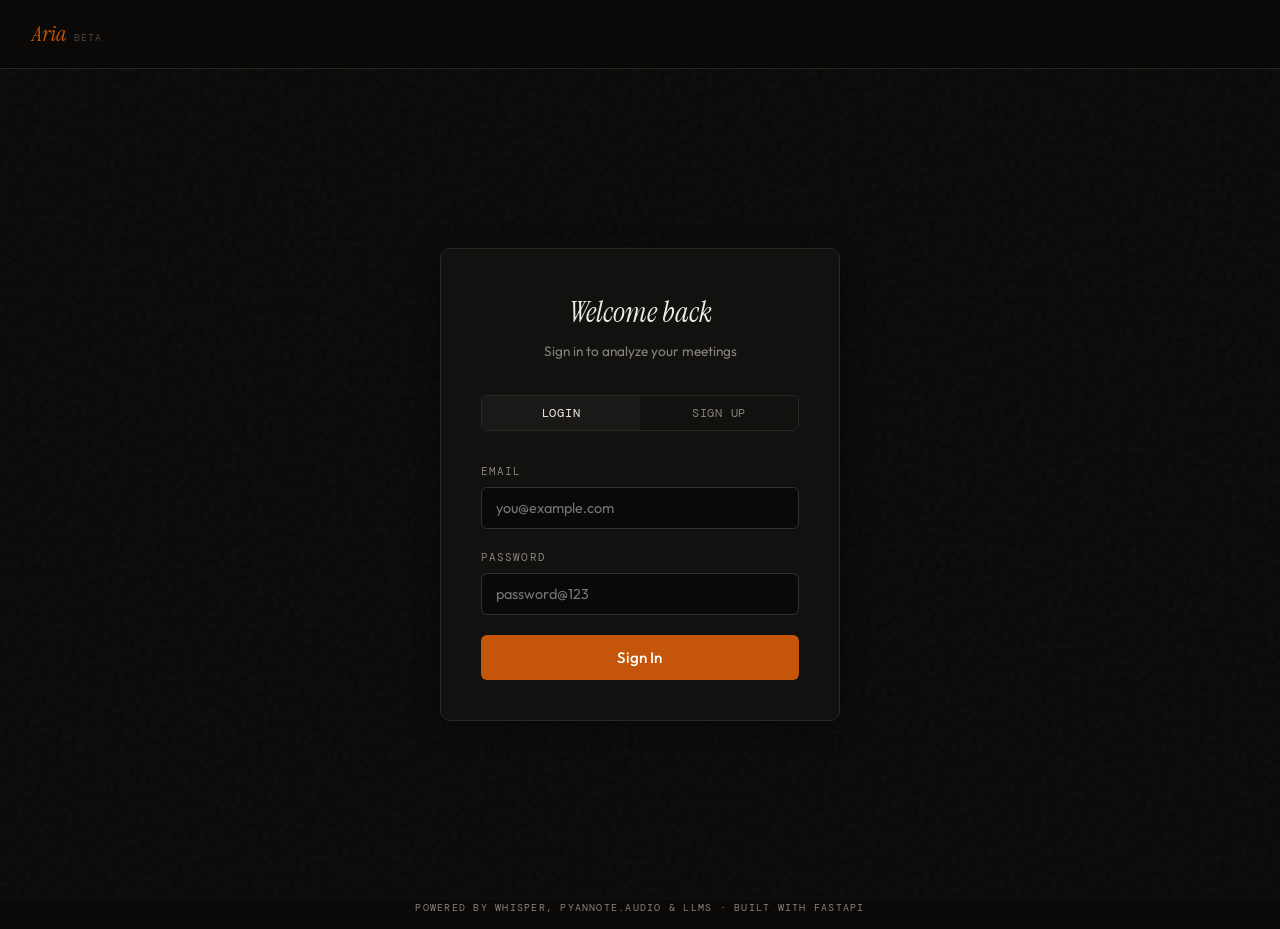
<file: static/index.html>
<!DOCTYPE html>
<html lang="en">

<head>
  <meta charset="UTF-8" />
  <meta name="viewport" content="width=device-width, initial-scale=1.0" />
  <title>Aria - Your personal meeting summarizer</title>
  <link rel="icon" type="image/png" href="/static/image.png" />
  <link
    href="https://fonts.googleapis.com/css2?family=Instrument+Serif:ital@0;1&family=DM+Mono:wght@400;500&family=Outfit:wght@300;400;500;600&display=swap"
    rel="stylesheet" />
  <link rel="stylesheet" href="/static/css/styles.css" />
  <style>
    .trial-banner {
      display: flex;
      align-items: center;
      justify-content: space-between;
      gap: 1rem;
      background: var(--surface);
      border: 1px solid var(--border);
      border-radius: 10px;
      padding: 0.75rem 1.1rem;
      margin-top: 1rem;
      font-family: var(--mono);
    }

    .trial-banner-left {
      display: flex;
      align-items: center;
      gap: 0.65rem;
    }

    .trial-label {
      font-size: 0.62rem;
      letter-spacing: 0.1em;
      text-transform: uppercase;
      color: var(--ink-faint);
    }

    .trial-pips {
      display: flex;
      gap: 5px;
    }

    .trial-pip {
      width: 9px;
      height: 9px;
      border-radius: 50%;
      background: var(--border);
    }

    .trial-pip.used {
      background: #ef4444;
    }

    .trial-pip.free {
      background: #22c55e;
    }

    .trial-counter {
      font-size: 0.70rem;
      color: var(--ink-muted);
    }

    .trial-counter strong {
      color: var(--ink);
    }

    .trial-exhausted-text {
      font-size: 0.65rem;
      color: #ef4444;
      letter-spacing: 0.04em;
    }

    .trial-subscribed-text {
      font-size: 0.65rem;
      color: #22c55e;
      letter-spacing: 0.04em;
    }
  </style>
</head>

<body>
  <div id="app">
    <header>
      <div class="logo">
        <a class="logo-name" href="http://localhost:8000/">Aria</a>
        <span class="logo-v">beta</span>
      </div>
      <div class="header-right">
        <div class="user-badge" id="userBadge">
          <span class="user-dot"></span>
          <span id="userEmail">—</span>
        </div>
        <button class="btn-ghost" id="settingsBtn" onclick="window.location.href='/settings'"
          style="display:none">Settings</button>
        <button class="btn-ghost" id="logoutBtn" onclick="logout()" style="display:none">Logout</button>
      </div>
    </header>

    <!-- ── Auth Page ── -->
    <div class="page active" id="page-auth">
      <div class="auth-box">
        <div class="auth-title">Welcome back</div>
        <div class="auth-sub">Sign in to analyze your meetings</div>
        <div class="tab-row">
          <button class="tab-btn active" id="tab-login" onclick="switchTab('login')">Login</button>
          <button class="tab-btn" id="tab-signup" onclick="switchTab('signup')">Sign Up</button>
        </div>
        <div class="field">
          <label>Email</label>
          <input type="email" id="authEmail" placeholder="you@example.com" />
        </div>
        <div class="field">
          <label>Password</label>
          <input type="password" id="authPassword" placeholder="password@123"
            onkeydown="if(event.key==='Enter')doAuth()" />
        </div>
        <button class="btn-primary" id="authBtn" onclick="doAuth()">Sign In</button>
        <div class="auth-error" id="authError"></div>
      </div>
    </div>

    <!-- ── App Page ── -->
    <div class="page" id="page-app">
      <div class="app-inner">
        <div class="upload-area">
          <div class="section-label">New Analysis</div>
          <div class="drop-zone" id="dropZone">
            <input type="file" id="fileInput" accept=".mp3,.wav,.m4a,.ogg,.flac,.mp4,.mkv,.mov,.avi,.webm,.flv" />
            <div class="drop-icon">
              <svg viewBox="0 0 24 24">
                <path d="M9 19V6l12-3v13" />
                <circle cx="6" cy="18" r="3" />
                <circle cx="18" cy="15" r="3" />
              </svg>
            </div>
            <div class="drop-title">Drop your recording here</div>
            <div class="drop-hint">MP3, MP4, WAV, MKV, MOV and more</div>
          </div>
          <div class="file-badge" id="fileBadge">
            <svg viewBox="0 0 24 24">
              <polyline points="20 6 9 17 4 12" />
            </svg>
            <span class="file-badge-name" id="badgeName">—</span>
            <span class="file-badge-size" id="badgeSize">—</span>
          </div>
          <div style="display:grid;grid-template-columns:1fr 2fr;gap:0.75rem;margin-top:1rem">
            <div class="field" style="margin:0">
              <label
                style="font-family:var(--mono);font-size:0.68rem;letter-spacing:0.1em;text-transform:uppercase;color:var(--ink-muted);display:block;margin-bottom:0.4rem;">Provider</label>
              <select id="uploadProvider" onchange="onUploadProviderChange()"
                style="width:100%;background:var(--bg);border:1px solid var(--border-light);border-radius:var(--radius);padding:0.7rem 0.9rem;font-family:var(--sans);font-size:0.88rem;color:var(--ink);outline:none;cursor:pointer;">
                <option value="groq">Groq</option>
                <option value="anthropic">Anthropic/Claude</option>
                <option value="openai">OpenAI</option>
                <option value="together">Together AI</option>
                <option value="mistral">Mistral</option>
              </select>
            </div>
            <div class="field" style="margin:0">
              <label
                style="font-family:var(--mono);font-size:0.68rem;letter-spacing:0.1em;text-transform:uppercase;color:var(--ink-muted);display:block;margin-bottom:0.4rem;">Model</label>
              <select id="modelSelect"
                style="width:100%;background:var(--bg);border:1px solid var(--border-light);border-radius:var(--radius);padding:0.7rem 0.9rem;font-family:var(--sans);font-size:0.88rem;color:var(--ink);outline:none;cursor:pointer;">
                <option value="">Select provider first</option>
              </select>
            </div>
          </div>
          <div class="upload-actions">
            <button class="btn-action" id="uploadBtn" disabled onclick="doUploadAndAnalyse()">Upload & Analyse</button>
            <button class="btn-outline" id="clearFileBtn" onclick="clearFile()" style="display:none">Clear</button>
          </div>

          <!-- Trial usage meter -->
          <div class="trial-banner" id="trialBanner" style="display:none">
            <div class="trial-banner-left">
              <span class="trial-label">Trial</span>
              <div class="trial-pips" id="trialPips"></div>
              <span class="trial-counter" id="trialCounter"></span>
            </div>
            <span class="trial-exhausted-text" id="trialExhaustedMsg" style="display:none">Limit reached — upgrade to
              continue</span>
            <span class="trial-subscribed-text" id="trialSubMsg" style="display:none">✓ Subscribed</span>
          </div>
        </div>

        <div class="jobs-area">
          <div class="jobs-header">
            <div class="jobs-title">Your Jobs</div>
            <div class="jobs-refresh" id="pollIndicator">—</div>
          </div>
          <div class="jobs-list" id="jobsList">
            <div class="empty-jobs">No jobs yet. Upload a recording to get started.</div>
          </div>
        </div>
      </div>
    </div>

    <!-- ── Results Page ── -->
    <div class="page" id="page-results">
      <div class="results-inner">
        <div class="results-nav">
          <button class="back-btn" onclick="showPage('app')">← Back</button>
          <span class="results-job-id" id="resultsJobId">—</span>
        </div>

        <!-- Processing state -->
        <div id="processingCard" class="processing-card" style="display:none">
          <div class="processing-spinner"></div>
          <div class="processing-title">Analyzing your meeting</div>
          <div class="processing-status" id="processingStatus">queued</div>
          <div class="processing-hint">This page auto-refreshes. You can safely close it and return later.</div>
        </div>

        <!-- Results -->
        <div id="resultsContent" style="display:none">

          <!-- Overview -->
          <div class="result-card fade-in">
            <div class="card-head">
              <div class="card-head-title">Overview <span class="tag tag-orange">AI Summary</span></div>
              <button class="copy-btn" onclick="copyEl('overviewText', this)">Copy</button>
            </div>
            <div class="card-body">
              <p class="overview-text" id="overviewText">—</p>
            </div>
          </div>

          <!-- Key points + decisions -->
          <div class="two-col">
            <div class="result-card fade-in" style="animation-delay:0.05s">
              <div class="card-head">
                <div class="card-head-title">Key Points <span class="tag tag-orange">Topics</span></div>
                <button class="copy-btn" onclick="copyEl('listKeyPoints', this)">Copy</button>
              </div>
              <div class="card-body">
                <ul class="item-list list-keypoints" id="listKeyPoints"></ul>
              </div>
            </div>
            <div class="result-card fade-in" style="animation-delay:0.1s">
              <div class="card-head">
                <div class="card-head-title">Decisions <span class="tag tag-blue">Resolved</span></div>
                <button class="copy-btn" onclick="copyEl('listDecisions', this)">Copy</button>
              </div>
              <div class="card-body">
                <ul class="item-list list-decisions" id="listDecisions"></ul>
              </div>
            </div>
          </div>

          <!-- Action items + next steps -->
          <div class="two-col">
            <div class="result-card fade-in" style="animation-delay:0.15s">
              <div class="card-head">
                <div class="card-head-title">Action Items <span class="tag tag-orange">Tasks</span></div>
                <button class="copy-btn" onclick="copyEl('listActions', this)">Copy</button>
              </div>
              <div class="card-body">
                <ul class="item-list list-actions" id="listActions"></ul>
              </div>
            </div>
            <div class="result-card fade-in" style="animation-delay:0.2s">
              <div class="card-head">
                <div class="card-head-title">Next Steps <span class="tag tag-green">Follow-up</span></div>
                <button class="copy-btn" onclick="copyEl('listNextSteps', this)">Copy</button>
              </div>
              <div class="card-body">
                <ul class="item-list list-nextsteps" id="listNextSteps"></ul>
              </div>
            </div>
          </div>

          <!-- Chunk summaries -->
          <div class="result-card fade-in" style="animation-delay:0.25s">
            <div class="card-head">
              <div class="card-head-title">Segment Summaries <span class="tag tag-blue">Hierarchical</span></div>
              <button class="copy-btn" onclick="copyEl('chunkList', this)">Copy All</button>
            </div>
            <div class="card-body">
              <div class="chunk-list" id="chunkList"></div>
            </div>
          </div>

          <!-- Transcript -->
          <div class="result-card fade-in" style="animation-delay:0.3s">
            <div class="card-head">
              <div class="card-head-title">Full Transcript <span class="tag tag-green">Speaker-Aware</span></div>
              <button class="copy-btn" onclick="copyEl('transcriptBox', this)">Copy Whole</button>
            </div>
            <div class="card-body">
              <div class="transcript-box" id="transcriptBox"></div>
              <button class="expand-toggle" id="expandToggle" onclick="toggleTranscript()">Show full transcript
                ↓</button>
            </div>
          </div>

        </div><!-- /resultsContent -->
      </div>
    </div>


  </div><!-- /app -->

  <div class="toast" id="toast"></div>

  <!-- JS loaded in dependency order -->
  <script src="/static/js/utils.js"></script>
  <script src="/static/js/dashboard.js"></script>
  <script src="/static/js/auth.js"></script>
  <script src="/static/js/upload.js"></script>
  <script src="/static/js/jobs.js"></script>
  <script src="/static/js/results.js"></script>

  <script>
    // ── Init ─────────────────────────────────────────────────────────────────
    window.addEventListener('DOMContentLoaded', () => {
      if (token) {
        _scheduleAutoLogout();  // Check expiry on page load/refresh
        enterApp();
      }
    });
  </script>
</body>
<footer>
  <div class="footer"> Powered by Whisper, pyannote.audio &amp; LLMs · Built with FastAPI </div>
</footer>

</html>
</file>
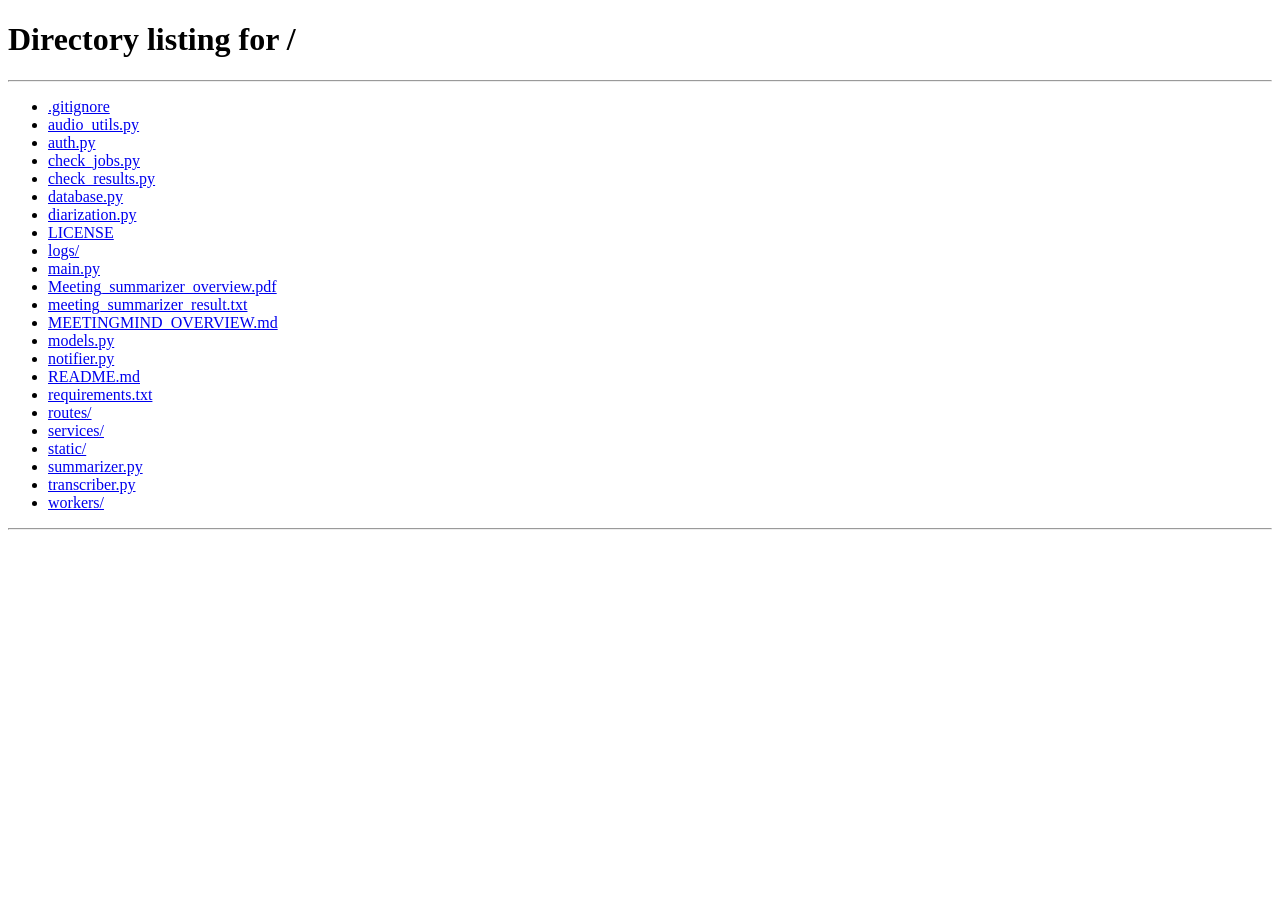
<file: static/job.html>
<!DOCTYPE html>
<html lang="en">

<head>
    <meta charset="UTF-8" />
    <meta name="viewport" content="width=device-width, initial-scale=1.0" />
    <title>Aria — Job Results</title>
    <link rel="icon" type="image/png" href="/static/image.png" />
    <link
        href="https://fonts.googleapis.com/css2?family=Instrument+Serif:ital@0;1&family=DM+Mono:wght@400;500&family=Outfit:wght@300;400;500;600&display=swap"
        rel="stylesheet" />
    <link rel="stylesheet" href="/static/css/styles.css?v=2" />
    <style>
        .aria-section {
            background: var(--surface);
            border: 1px solid var(--border);
            border-radius: 10px;
            margin-bottom: 1rem;
            overflow: hidden;
            color: var(--ink);
        }

        .aria-section-head {
            display: flex;
            align-items: center;
            justify-content: space-between;
            padding: 0.75rem 1.25rem;
            border-bottom: 1px solid var(--border);
            cursor: pointer;
            user-select: none;
            color: var(--ink);
        }

        .aria-section-head:hover {
            background: var(--surface-2);
            color: var(--ink);
        }

        .aria-section-title {
            font-family: var(--mono);
            font-size: 0.72rem;
            letter-spacing: 0.1em;
            text-transform: uppercase;
            color: var(--ink);
            display: flex;
            align-items: center;
            gap: 0.5rem;
        }

        .aria-section-body {
            padding: 1.25rem 1.5rem;
            white-space: pre-wrap;
            font-size: 0.85rem;
            line-height: 1.75;
            color: var(--ink-muted);
            font-family: var(--sans);
            display: none;
        }

        .aria-section-body.open {
            display: block;
            color: var(--ink);
        }

        .aria-chevron {
            font-family: var(--mono);
            font-size: 0.65rem;
            color: var(--ink-faint);
            transition: transform 0.15s;
        }

        .aria-chevron.open {
            transform: rotate(180deg);
        }

        .trial-banner {
            display: flex;
            align-items: center;
            justify-content: space-between;
            gap: 1rem;
            background: var(--surface);
            border: 1px solid var(--border);
            border-radius: 10px;
            padding: 0.85rem 1.25rem;
            margin-bottom: 1.25rem;
            font-family: var(--mono);
        }

        .trial-banner-left {
            display: flex;
            align-items: center;
            gap: 0.75rem;
        }

        .trial-label {
            font-size: 0.65rem;
            letter-spacing: 0.1em;
            text-transform: uppercase;
            color: var(--ink-faint);
        }

        .trial-pips {
            display: flex;
            gap: 5px;
        }

        .trial-pip {
            width: 10px;
            height: 10px;
            border-radius: 50%;
            background: var(--border);
        }

        .trial-pip.used {
            background: #ef4444;
        }

        .trial-pip.current {
            background: #f97316;
        }

        .trial-pip.free {
            background: #22c55e;
        }

        .trial-counter {
            font-size: 0.72rem;
            color: var(--ink-muted);
        }

        .trial-counter strong {
            color: var(--ink);
        }

        .trial-exhausted-text {
            font-size: 0.68rem;
            color: #ef4444;
            letter-spacing: 0.05em;
        }

        .trial-subscribed-text {
            font-size: 0.68rem;
            color: #22c55e;
            letter-spacing: 0.05em;
        }

        .aria-header-card {
            background: var(--surface);
            border: 1px solid var(--border);
            border-radius: 10px;
            padding: 1.5rem;
            margin-bottom: 1.5rem;
            display: flex;
            align-items: flex-start;
            justify-content: space-between;
            gap: 1rem;
        }

        .aria-title {
            font-family: var(--serif);
            font-size: 1.5rem;
            font-style: italic;
            margin-bottom: 0.5rem;
        }

        .aria-subtitle {
            font-family: var(--mono);
            font-size: 0.72rem;
            color: var(--ink-faint);
            letter-spacing: 0.06em;
        }

        .pdf-btn {
            background: none;
            border: 1px solid var(--border-light);
            color: var(--ink-muted);
            font-family: var(--mono);
            font-size: 0.62rem;
            letter-spacing: 0.06em;
            text-transform: uppercase;
            padding: 0.35rem 0.85rem;
            border-radius: 20px;
            cursor: pointer;
            transition: all 0.15s;
            white-space: nowrap;
            flex-shrink: 0;
        }

        .pdf-btn:hover {
            border-color: var(--ink-muted);
            color: var(--ink);
        }

        /* ── Print styles ── */
        @media print {
            @page {
                margin: 1.5cm 1.8cm;
            }

            header,
            #resultsNav,
            .trial-banner,
            .copy-btn,
            .pdf-btn,
            .aria-chevron,
            #expandToggle,
            .expand-toggle,
            .back-btn {
                display: none !important;
            }

            body {
                background: #fff !important;
                color: #111 !important;
            }

            .aria-header-card,
            .result-card,
            .aria-section {
                background: #fff !important;
                border-color: #ddd !important;
            }

            .aria-section-head {
                background: #f7f7f7 !important;
            }

            .aria-section-body {
                display: block !important;
                color: #222 !important;
                white-space: pre-wrap;
            }

            .aria-section-body[style*="white-space:normal"] {
                white-space: normal !important;
            }

            .aria-section,
            .result-card {
                break-inside: auto;
            }

            .aria-title {
                color: #111 !important;
            }

            .aria-subtitle,
            .aria-section-title,
            .card-head-title {
                color: #444 !important;
            }

            .two-col {
                display: block !important;
            }

            .transcript-box {
                max-height: none !important;
                overflow: visible !important;
            }

            .overview-text {
                color: #111 !important;
            }

            .chunk-num {
                color: #111 !important;
            }

            .chunk-text {
                color: #222 !important;
            }

            /* Key Topics cards — override inline dark-theme styles */
            .aria-section-body[style*="white-space:normal"] > div {
                border-color: #ddd !important;
            }

            /* Topic header row */
            .aria-section-body[style*="white-space:normal"] > div > div:first-child {
                background: #222 !important;
                border-bottom-color: #444 !important;
            }

            /* Topic name, status badge, speaker label — all white on dark header */
            .aria-section-body[style*="white-space:normal"] > div > div:first-child > span {
                color: #fff !important;
            }

            /* Description paragraph */
            .aria-section-body[style*="white-space:normal"] > div > div:last-child {
                color: #111 !important;
            }

            #segmentBriefsCard .card-body {
                padding-top: 0.25rem !important;
            }

            #segmentBriefsCard .card-head {
                padding-bottom: 0.4rem !important;
            }

            .chunk-list {
                gap: 0.5rem !important;
            }

            .chunk-item {
                break-inside: auto;
                border-left-color: #bbb !important;
                padding-top: 0.4rem !important;
                padding-bottom: 0.4rem !important;
            }
        }
    </style>
</head>

<body>
    <header>
        <div class="logo">
            <a class="logo-name" href="/">Aria</a>
            <span class="logo-v">beta</span>
        </div>
        <div class="header-right">
            <div class="user-badge" id="userBadge">
                <span class="user-dot"></span>
                <span id="userEmail">—</span>
            </div>
            <button class="btn-ghost" onclick="window.location.href='/'">← Dashboard</button>
        </div>
    </header>

    <div style="max-width:860px;margin:0 auto;padding:2rem 1.5rem 6rem">
        <div style="display:flex;align-items:center;gap:1rem;margin-bottom:1.5rem;position:sticky;top:0;background:rgba(10,9,8,0.85);backdrop-filter:blur(12px);padding:0.75rem 0;z-index:50;border-bottom:1px solid transparent"
            id="resultsNav">
            <button class="back-btn" onclick="window.location.href='/'">← Back</button>
            <span class="results-job-id" id="resultsJobId">—</span>
        </div>

        <!-- Trial usage banner (shown regardless of job state) -->
        <div class="trial-banner" id="trialBanner" style="display:none">
            <div class="trial-banner-left">
                <span class="trial-label">Trial</span>
                <div class="trial-pips" id="trialPips"></div>
                <span class="trial-counter" id="trialCounter"></span>
            </div>
            <span class="trial-exhausted-text" id="trialExhaustedMsg" style="display:none">Trial limit reached — <a
                    href="/settings" style="color:#ef4444;text-decoration:underline">upgrade</a></span>
            <span class="trial-subscribed-text" id="trialSubMsg" style="display:none">✓ Subscribed — unlimited
                uploads</span>
        </div>

        <!-- Processing -->
        <div id="processingCard" class="processing-card" style="display:none">
            <div class="processing-spinner"></div>
            <div class="processing-title">ARIA is analyzing your meeting</div>
            <div class="processing-status" id="processingStatus">queued</div>
            <div class="processing-hint">This page auto-refreshes every 5 seconds.</div>
        </div>

        <!-- Error -->
        <div id="errorCard"
            style="display:none;background:rgba(239,68,68,0.08);border:1px solid rgba(239,68,68,0.3);border-radius:8px;padding:1.5rem;margin-bottom:1.5rem">
            <div style="font-family:var(--serif);font-size:1.1rem;color:#ef4444;margin-bottom:0.5rem">Processing Failed
            </div>
            <div id="errorMsg" style="font-family:var(--mono);font-size:0.82rem;color:#f87171"></div>
        </div>

        <!-- Results -->
        <div id="resultsContent" style="display:none">

            <!-- ARIA Header -->
            <div class="aria-header-card fade-in">
                <div>
                    <div class="aria-title">ARIA Intelligence Brief</div>
                    <div class="aria-subtitle" id="ariaSessionId">—</div>
                </div>
                <button class="pdf-btn" onclick="downloadPDF()">⬇ Download PDF</button>
            </div>

            <!-- Overall Summary (overview text, not S1 executive summary) -->
            <div class="result-card fade-in">
                <div class="card-head">
                    <div class="card-head-title">Overall Summary <span class="tag tag-green">ARIA Overview</span></div>
                    <button class="copy-btn" onclick="copyEl('overallSummary',this)">Copy</button>
                </div>
                <div class="card-body">
                    <p class="overview-text" id="overallSummary">—</p>
                </div>
            </div>

            <!-- Quick cards row: decisions + action items -->
            <div class="two-col">
                <div class="result-card fade-in" style="animation-delay:0.05s">
                    <div class="card-head">
                        <div class="card-head-title">Decisions <span class="tag tag-blue">S5</span></div><button
                            class="copy-btn" onclick="copyEl('listDecisions',this)">Copy</button>
                    </div>
                    <div class="card-body">
                        <ul class="item-list list-decisions" id="listDecisions"></ul>
                    </div>
                </div>
                <div class="result-card fade-in" style="animation-delay:0.1s">
                    <div class="card-head">
                        <div class="card-head-title">Action Items <span class="tag tag-orange">S6</span></div><button
                            class="copy-btn" onclick="copyEl('listActions',this)">Copy</button>
                    </div>
                    <div class="card-body">
                        <ul class="item-list list-actions" id="listActions"></ul>
                    </div>
                </div>
            </div>

            <!-- ARIA Sections accordion -->
            <div style="margin-bottom:1.25rem">
                <div
                    style="font-family:var(--mono);font-size:0.65rem;letter-spacing:0.12em;text-transform:uppercase;color:var(--ink-faint);margin-bottom:0.75rem">
                    Full ARIA Report — click to expand</div>
                <div id="ariaSections"></div>
            </div>

            <!-- Segment Briefs accordion -->
            <div class="result-card fade-in" id="segmentBriefsCard" style="animation-delay:0.3s">
                <div class="card-head">
                    <div class="card-head-title">Segment Briefs <span class="tag tag-blue">ARIA Mode A</span></div>
                    <button class="copy-btn" onclick="copyEl('chunkBriefsWrap',this)">Copy All</button>
                </div>
                <div class="card-body">
                    <div id="chunkBriefsWrap">
                        <div class="chunk-list" id="chunkList"></div>
                    </div>
                </div>
            </div>

            <!-- Full Transcript -->
            <div class="result-card fade-in" style="animation-delay:0.35s">
                <div class="card-head">
                    <div class="card-head-title">Full Transcript <span class="tag tag-green">Speaker-Aware</span></div>
                    <button class="copy-btn" onclick="copyEl('transcriptBox',this)">Copy</button>
                </div>
                <div class="card-body">
                    <div class="transcript-box" id="transcriptBox"></div>
                    <button class="expand-toggle" id="expandToggle" onclick="toggleTranscript()">Show full transcript
                        ↓</button>
                </div>
            </div>

        </div><!-- /resultsContent -->
    </div>

    <div class="toast" id="toast"></div>

    <script>
        const token = localStorage.getItem('mm_token');
        const userEmail = localStorage.getItem('mm_email');
        const jobId = window.location.pathname.split('/').pop();
        let pollTimer = null;
        let transcriptExpanded = false;

        if (!token) { window.location.href = '/'; }
        if (userEmail) {
            document.getElementById('userBadge').classList.add('visible');
            document.getElementById('userEmail').textContent = userEmail;
        }

        // ── Helpers ──
        function esc(s) {
            return String(s).replace(/&/g, '&amp;').replace(/</g, '&lt;').replace(/>/g, '&gt;').replace(/"/g, '&quot;');
        }
        function copyEl(id, btn) {
            navigator.clipboard.writeText(document.getElementById(id)?.textContent || '').then(() => {
                btn.textContent = 'Copied!'; btn.classList.add('copied');
                setTimeout(() => { btn.textContent = 'Copy'; btn.classList.remove('copied'); }, 2000);
            });
        }
        function showToast(msg) {
            const t = document.getElementById('toast');
            t.textContent = msg; t.classList.add('show');
            setTimeout(() => t.classList.remove('show'), 3000);
        }
        async function apiFetch(path, method = 'GET') {
            const _token = token || localStorage.getItem('mm_token');
            return fetch(path, {
                method, headers: {
                    'Content-Type': 'application/json',
                    ...(_token ? { 'Authorization': `Bearer ${_token}` } : {})
                }
            });
        }

        // ── ARIA section accordion ──
        const SECTION_LABELS = {
            session_identity: 'S0 — Session Identity',
            executive_summary: 'S1 — Executive Summary',
            keyword_map: 'S2 — Keyword Cloud & Topic Map',
            key_topics: 'S3 — Key Topics',
            key_learnings: 'S4 — Key Learnings & Insights',
            decisions: 'S5 — Decisions Made',
            action_items: 'S6 — Action Items',
            minutes_of_meeting: 'S7 — Minutes of Meeting',
            flags_risks: 'S8 — Flags, Risks & Unresolved Threads',
            sentiment: 'S9 — Sentiment & Engagement',
            glossary: 'S10 — Glossary',
            analyst_note: 'S11 — ARIA Analyst Note',
        };

        const SECTION_TAGS = {
            session_identity: 'tag-blue',
            executive_summary: 'tag-orange',
            keyword_map: 'tag-blue',
            key_topics: 'tag-orange',
            key_learnings: 'tag-green',
            decisions: 'tag-blue',
            action_items: 'tag-orange',
            minutes_of_meeting: 'tag-green',
            flags_risks: 'tag-orange',
            sentiment: 'tag-green',
            glossary: 'tag-blue',
            analyst_note: 'tag-orange',
        };

        // ── Key Topics parser & renderer ──
        function parseKeyTopics(text) {
            const topics = [];
            const blocks = text.split(/┌[─\s]+/);
            for (const block of blocks) {
                if (!block.includes('TOPIC')) continue;
                const topic = { name: '', status: '', discussedBy: '', description: '' };
                const descLines = [];
                let inDesc = false;
                for (const line of block.split('\n')) {
                    const clean = line.replace(/[┌┐└┘├┤─]/g, '').replace(/^\s*│\s?/, '').trimEnd();
                    if (/^TOPIC\s*:/i.test(clean)) {
                        topic.name = clean.replace(/^TOPIC\s*:\s*/i, '').trim();
                        inDesc = false;
                    } else if (/^Status\s*:/i.test(clean)) {
                        topic.status = clean.replace(/^Status\s*:\s*/i, '').trim();
                        inDesc = false;
                    } else if (/^Discussed\s+by\s*:/i.test(clean)) {
                        topic.discussedBy = clean.replace(/^Discussed\s+by\s*:\s*/i, '').trim();
                        inDesc = false;
                    } else if (line.includes('├') || line.includes('┼')) {
                        inDesc = true;
                    } else if (inDesc && clean.trim()) {
                        descLines.push(clean.trim());
                    }
                }
                topic.description = descLines.join(' ').trim();
                if (topic.name) topics.push(topic);
            }
            return topics;
        }

        function renderKeyTopics(text) {
            const topics = parseKeyTopics(text);
            if (!topics.length)
                return `<div style="white-space:pre-wrap;font-size:0.83rem;line-height:1.75">${esc(text)}</div>`;

            const STATUS_STYLE = {
                'RESOLVED': 'background:rgba(34,197,94,0.12);border:1px solid rgba(34,197,94,0.3);color:#22c55e',
                'ONGOING': 'background:rgba(59,130,246,0.12);border:1px solid rgba(59,130,246,0.3);color:#60a5fa',
                'DEFERRED': 'background:rgba(249,115,22,0.12);border:1px solid rgba(249,115,22,0.3);color:#f97316',
                'FLAGGED': 'background:rgba(239,68,68,0.12);border:1px solid rgba(239,68,68,0.3);color:#ef4444',
            };

            return topics.map(t => {
                const statusKey = t.status.toUpperCase().split(/[\s\/]/)[0];
                const statusStyle = STATUS_STYLE[statusKey] || 'background:rgba(255,255,255,0.06);border:1px solid var(--border);color:var(--ink-muted)';
                return `
                <div style="border:1px solid var(--border);border-radius:8px;margin-bottom:0.85rem;overflow:hidden">
                    <div style="padding:0.75rem 1rem;border-bottom:1px solid var(--border);background:var(--surface-2);display:flex;align-items:center;gap:0.75rem;flex-wrap:wrap">
                        <span style="font-family:var(--sans);font-weight:500;font-size:0.88rem;flex:1;min-width:0">${esc(t.name)}</span>
                        ${t.status ? `<span style="font-family:var(--mono);font-size:0.67rem;padding:0.2rem 0.55rem;border-radius:4px;white-space:nowrap;${statusStyle}">${esc(t.status)}</span>` : ''}
                        ${t.discussedBy ? `<span style="font-family:var(--mono);font-size:0.67rem;color:var(--ink-faint);white-space:nowrap">👤 ${esc(t.discussedBy)}</span>` : ''}
                    </div>
                    ${t.description ? `<div style="padding:0.85rem 1rem;font-size:0.83rem;line-height:1.75;color:var(--ink-muted)">${esc(t.description)}</div>` : ''}
                </div>`;
            }).join('');
        }

        function buildAriaSections(sections) {
            const container = document.getElementById('ariaSections');
            container.innerHTML = '';
            for (const [key, label] of Object.entries(SECTION_LABELS)) {
                const text = (sections[key] || '').trim();
                if (!text) continue;
                const tagClass = SECTION_TAGS[key] || 'tag-blue';
                const isTopics = key === 'key_topics';
                const div = document.createElement('div');
                div.className = 'aria-section';
                div.innerHTML = `
          <div class="aria-section-head" onclick="toggleSection(this)">
            <div class="aria-section-title">
              <span class="tag ${tagClass}">${label.split('—')[0].trim()}</span>
              ${esc(label.split('—')[1]?.trim() || label)}
            </div>
            <span class="aria-chevron">▼</span>
          </div>
          <div class="aria-section-body"${isTopics ? ' style="white-space:normal"' : ''}>${isTopics ? renderKeyTopics(text) : esc(text)}</div>`;
                container.appendChild(div);
            }
        }

        function toggleSection(head) {
            const body = head.nextElementSibling;
            const chevron = head.querySelector('.aria-chevron');
            const isOpen = body.classList.contains('open');
            body.classList.toggle('open', !isOpen);
            chevron.classList.toggle('open', !isOpen);
        }

        // ── Poll status ──
        async function pollStatus() {
            try {
                const res = await apiFetch(`/job-stream/${jobId}?token=${encodeURIComponent(token)}`);
                if (!res.ok) return;
                const data = await res.json();
                document.getElementById('processingStatus').textContent = data.status;
                if (data.status === 'done') { clearInterval(pollTimer); fetchAndRender(); }
                else if (data.status === 'error') {
                    clearInterval(pollTimer);
                    document.getElementById('processingCard').style.display = 'none';
                    document.getElementById('errorCard').style.display = 'block';
                    document.getElementById('errorMsg').textContent = data.error || 'Processing failed';
                }
            } catch (e) { /* silent */ }
        }

        // ── Render results ──
        async function fetchAndRender() {
            const res = await apiFetch(`/get_summary?job_id=${jobId}`);
            if (!res.ok) { showToast('Failed to load summary'); return; }
            const data = await res.json();

            // Nav filename
            const filename = data.original_filename || ('Job ' + jobId.slice(0, 8) + '…');
            const navEl = document.getElementById('resultsJobId');
            navEl.textContent = filename.length > 13 ? filename.slice(0, 13) + '...' : filename;
            navEl.setAttribute('data-fullname', filename);
            navEl.title = filename;
            document.title = `Aria — ${filename}`;
            document.getElementById('ariaSessionId').textContent = `Job ID: ${jobId}`;

            document.getElementById('processingCard').style.display = 'none';
            document.getElementById('resultsContent').style.display = 'block';

            const s = data.summary || {};
            const sections = data.sections || s.sections || {};

            // Overall summary — use S0 overall_summary field (distinct from S1 executive_summary)
            const overallText = data.overall_summary || s.overall_summary || '—';
            document.getElementById('overallSummary').textContent = overallText;

            // Quick list cards
            renderList('listDecisions', s.decisions || data.decisions || []);
            renderList('listActions', s.action_items || data.action_items || []);

            // Build ARIA sections accordion
            buildAriaSections(sections);

            // Auto-open analyst note and session identity
            document.querySelectorAll('.aria-section').forEach(sec => {
                const label = sec.querySelector('.aria-section-title')?.textContent || '';
                if (label.includes('S11') || label.includes('S0')) {
                    const body = sec.querySelector('.aria-section-body');
                    const chev = sec.querySelector('.aria-chevron');
                    if (body) body.classList.add('open');
                    if (chev) chev.classList.add('open');
                }
            });

            // Chunk briefs
            const chunkBriefs = data.chunk_briefs || [];
            document.getElementById('chunkList').innerHTML = chunkBriefs.length
                ? chunkBriefs.map((c, i) => `
            <div class="chunk-item">
              <div class="chunk-num">Segment ${i + 1} — ARIA Mode A Brief</div>
              <div class="chunk-text" style="white-space:pre-wrap;font-size:0.8rem">${esc(c)}</div>
            </div>`).join('')
                : '<p class="empty-list">No segment briefs available.</p>';

            // Transcript
            document.getElementById('transcriptBox').textContent = data.transcript || 'No transcript available.';
            document.getElementById('transcriptBox').style.maxHeight = '380px';
        }

        function renderList(id, items) {
            document.getElementById(id).innerHTML = (items && items.length)
                ? items.map(i => `<li>${esc(i)}</li>`).join('')
                : '<li class="empty-list" style="background:none;padding-left:0">None noted</li>';
        }

        function toggleTranscript() {
            transcriptExpanded = !transcriptExpanded;
            document.getElementById('transcriptBox').style.maxHeight = transcriptExpanded ? 'none' : '380px';
            document.getElementById('expandToggle').textContent = transcriptExpanded ? 'Collapse ↑' : 'Show full transcript ↓';
        }

        // ── Trial banner ──
        async function fetchAndRenderTrialBanner() {
            try {
                const res = await apiFetch('/user/trial-status');
                if (!res.ok) return;
                const t = await res.json();

                const banner = document.getElementById('trialBanner');
                const pipsEl = document.getElementById('trialPips');
                const counterEl = document.getElementById('trialCounter');
                const exhaustedEl = document.getElementById('trialExhaustedMsg');
                const subEl = document.getElementById('trialSubMsg');

                banner.style.display = 'flex';

                if (t.is_subscribed) {
                    pipsEl.innerHTML = '';
                    counterEl.textContent = '';
                    subEl.style.display = 'inline';
                    return;
                }

                const limit = t.uploads_limit || 3;
                const used = t.uploads_used || 0;
                const remaining = t.uploads_remaining ?? Math.max(0, limit - used);

                // Build pips: used=red, remaining=green
                pipsEl.innerHTML = Array.from({ length: limit }, (_, i) => {
                    const cls = i < used ? 'used' : 'free';
                    return `<div class="trial-pip ${cls}" title="${i < used ? 'Used' : 'Available'}"></div>`;
                }).join('');

                counterEl.innerHTML = `<strong>${remaining}</strong> of ${limit} free files left`;

                if (t.trial_exhausted) {
                    exhaustedEl.style.display = 'inline';
                }
            } catch (e) { /* silent */ }
        }

        // ── PDF download ──
        function downloadPDF() {
            // Expand all accordion sections
            const sectionStates = [];
            document.querySelectorAll('.aria-section').forEach(sec => {
                const body = sec.querySelector('.aria-section-body');
                const chev = sec.querySelector('.aria-chevron');
                sectionStates.push(body.classList.contains('open'));
                body.classList.add('open');
                chev && chev.classList.add('open');
            });

            // Expand transcript
            const transcriptBox = document.getElementById('transcriptBox');
            const prevMaxHeight = transcriptBox.style.maxHeight;
            transcriptBox.style.maxHeight = 'none';

            window.print();

            // Restore state after print dialog closes
            window.addEventListener('afterprint', function restore() {
                document.querySelectorAll('.aria-section').forEach((sec, i) => {
                    const body = sec.querySelector('.aria-section-body');
                    const chev = sec.querySelector('.aria-chevron');
                    body.classList.toggle('open', sectionStates[i]);
                    chev && chev.classList.toggle('open', sectionStates[i]);
                });
                transcriptBox.style.maxHeight = prevMaxHeight;
                window.removeEventListener('afterprint', restore);
            });
        }

        // ── Init ──
        async function init() {
            fetchAndRenderTrialBanner(); // show trial status immediately, regardless of job state
            const res = await apiFetch(`/get_status/${jobId}`);
            if (!res.ok) { showToast('Job not found or access denied'); return; }
            const { status, error } = await res.json();
            if (status === 'done') {
                fetchAndRender();
            } else if (status === 'error') {
                document.getElementById('errorCard').style.display = 'block';
                document.getElementById('errorMsg').textContent = error || 'Processing failed';
            } else {
                document.getElementById('processingCard').style.display = 'block';
                document.getElementById('processingStatus').textContent = status;
                pollTimer = setInterval(pollStatus, 5000);
            }
        }

        init();
    </script>
</body>

</html>
</file>
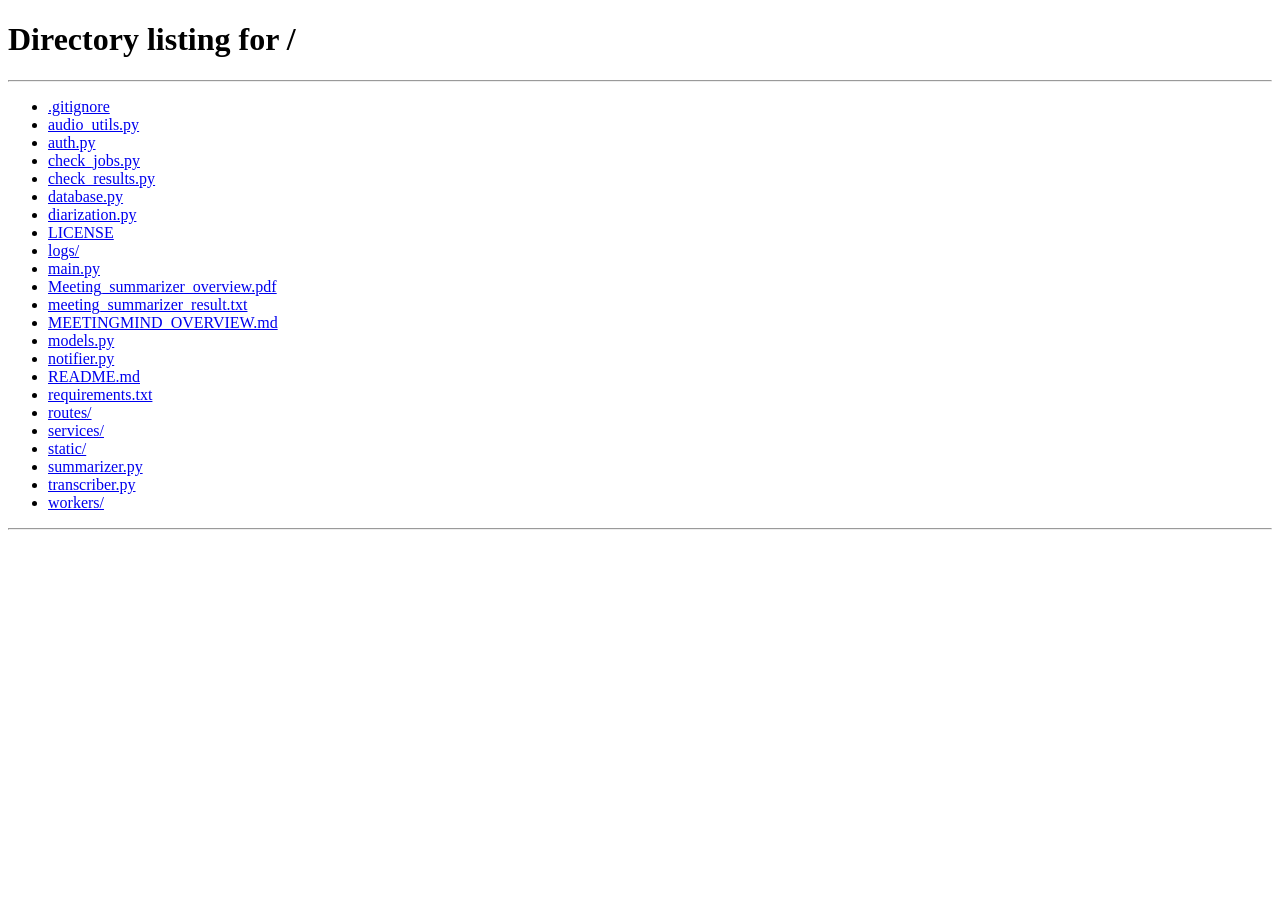
<file: static/settings.html>
<!DOCTYPE html>
<html lang="en">

<head>
    <meta charset="UTF-8" />
    <meta name="viewport" content="width=device-width, initial-scale=1.0" />
    <title>Summeet — Settings</title>
    <link rel="icon" type="image/png" href="/static/image.png" />
    <link
        href="https://fonts.googleapis.com/css2?family=Instrument+Serif:ital@0;1&family=DM+Mono:wght@400;500&family=Outfit:wght@300;400;500;600&display=swap"
        rel="stylesheet" />
    <link rel="stylesheet" href="/static/css/styles.css" />
</head>

<body>
    <header>
        <div class="logo">
            <a class="logo-name" href="/">Aria</a>
            <span class="logo-v">beta</span>
        </div>
        <div class="header-right">
            <div class="user-badge" id="userBadge">
                <span class="user-dot"></span>
                <span id="userEmail">—</span>
            </div>
            <button class="btn-ghost" onclick="window.location.href='/'">← Dashboard</button>
        </div>
    </header>

    <div style="max-width:520px;margin:0 auto;padding:2.5rem 1.5rem 6rem">
        <div class="upload-area">
            <div class="section-label">Settings</div>

            <h3 class="settings-section-title">API Keys</h3>
            <p class="settings-hint">Add keys for any providers you want to use. Models are fetched live and cached for
                7 days. Leave blank to use server environment keys.</p>

            <div class="field">
                <label>Groq API Key</label>
                <div class="key-field-wrap">
                    <input type="password" id="settingsGroqKey" placeholder="gsk_..." autocomplete="off" />
                    <button class="key-toggle" onclick="toggleKeyVisibility('settingsGroqKey', this)">Show</button>
                </div>
            </div>
            <div class="field">
                <label>Anthropic / Claude API Key</label>
                <div class="key-field-wrap">
                    <input type="password" id="settingsAnthropicKey" placeholder="sk-ant-..." autocomplete="off" />
                    <button class="key-toggle" onclick="toggleKeyVisibility('settingsAnthropicKey', this)">Show</button>
                </div>
            </div>
            <div class="field">
                <label>OpenAI API Key</label>
                <div class="key-field-wrap">
                    <input type="password" id="settingsOpenAIKey" placeholder="sk-..." autocomplete="off" />
                    <button class="key-toggle" onclick="toggleKeyVisibility('settingsOpenAIKey', this)">Show</button>
                </div>
            </div>
            <div class="field">
                <label>Together AI API Key</label>
                <div class="key-field-wrap">
                    <input type="password" id="settingsTogetherKey" placeholder="..." autocomplete="off" />
                    <button class="key-toggle" onclick="toggleKeyVisibility('settingsTogetherKey', this)">Show</button>
                </div>
            </div>
            <div class="field">
                <label>Mistral API Key</label>
                <div class="key-field-wrap">
                    <input type="password" id="settingsMistralKey" placeholder="..." autocomplete="off" />
                    <button class="key-toggle" onclick="toggleKeyVisibility('settingsMistralKey', this)">Show</button>
                </div>
            </div>

            <div class="upload-actions" style="margin-top:1.5rem">
                <button class="btn-action" id="saveBtn" onclick="saveSettings()">Save Settings</button>
                <button class="btn-outline" onclick="window.location.href='/'">Cancel</button>
            </div>
        </div>
    </div>

    <div class="toast" id="toast"></div>

    <script>
        const token = localStorage.getItem('mm_token');
        const userEmail = localStorage.getItem('mm_email');
        if (!token) { window.location.href = '/'; }

        if (userEmail) {
            document.getElementById('userBadge').classList.add('visible');
            document.getElementById('userEmail').textContent = userEmail;
        }

        // ── Helpers ──
        async function apiFetch(path, method = 'GET', body = null) {
            const _token = token || localStorage.getItem('mm_token');
            const opts = {
                method,
                headers: {
                    'Content-Type': 'application/json',
                    ...(_token ? { 'Authorization': `Bearer ${_token}` } : {}),
                },
            };
            if (body) opts.body = JSON.stringify(body);
            return fetch(path, opts);
        }

        function showToast(msg) {
            const t = document.getElementById('toast');
            t.textContent = msg; t.classList.add('show');
            setTimeout(() => t.classList.remove('show'), 3000);
        }

        function toggleKeyVisibility(inputId, btn) {
            const input = document.getElementById(inputId);
            if (!input) return;
            const isHidden = input.type === 'password';
            input.type = isHidden ? 'text' : 'password';
            btn.textContent = isHidden ? 'Hide' : 'Show';
        }

        // ── Load existing settings ──
        async function loadSettings() {
            const res = await apiFetch('/user/settings');
            if (!res.ok) return;
            const data = await res.json();
            document.getElementById('settingsGroqKey').value = data.groq_api_key || '';
            document.getElementById('settingsAnthropicKey').value = data.anthropic_api_key || '';
            document.getElementById('settingsOpenAIKey').value = data.openai_api_key || '';
            document.getElementById('settingsTogetherKey').value = data.together_api_key || '';
            document.getElementById('settingsMistralKey').value = data.mistral_api_key || '';
        }

        // ── Save ──
        async function saveSettings() {
            const btn = document.getElementById('saveBtn');
            btn.disabled = true; btn.textContent = 'Saving…';

            const body = {
                groq_api_key: document.getElementById('settingsGroqKey').value.trim(),
                anthropic_api_key: document.getElementById('settingsAnthropicKey').value.trim(),
                openai_api_key: document.getElementById('settingsOpenAIKey').value.trim(),
                together_api_key: document.getElementById('settingsTogetherKey').value.trim(),
                mistral_api_key: document.getElementById('settingsMistralKey').value.trim(),
                selected_provider: 'groq',
                selected_model: 'llama-3.3-70b-versatile',
            };

            const res = await apiFetch('/user/settings', 'PUT', body);
            btn.disabled = false; btn.textContent = 'Save Settings';

            if (res.ok) {
                // Clear model cache so new keys fetch fresh models
                await apiFetch('/user/models/cache', 'DELETE').catch(() => { });
                showToast('Settings saved');
                setTimeout(() => window.location.href = '/', 800);
            } else {
                const err = await res.json().catch(() => ({}));
                showToast('Error: ' + (err.detail || 'Could not save'));
            }
        }

        loadSettings();
    </script>
</body>

</html>
</file>
<file: static/css/styles.css>
*,
*::before,
*::after {
    box-sizing: border-box;
    margin: 0;
    padding: 0;
}

:root {
    --bg: #0a0908;
    --surface: #111110;
    --surface-2: #1a1917;
    --border: #2a2825;
    --border-light: #333130;
    --ink: #f0ece4;
    --ink-muted: #8a8278;
    --ink-faint: #4a4642;
    --red: #c40000;
    --accent: #c4550a;
    --accent-dim: #7a3308;
    --accent-glow: rgba(196, 85, 10, 0.15);
    --green: #19a063;
    --green-dim: #0d5c3a;
    --green-glow: rgba(25, 160, 99, 0.12);
    --blue: #3b82f6;
    --blue-dim: #1e3a5f;
    --blue-glow: rgba(59, 130, 246, 0.12);
    --yellow: #d4a017;
    --yellow-glow: rgba(212, 160, 23, 0.12);
    --mono: 'DM Mono', monospace;
    --serif: 'Instrument Serif', serif;
    --sans: 'Outfit', sans-serif;
    --radius: 6px;
    --shadow: 0 4px 24px rgba(0, 0, 0, 0.4);
}

#uploadProvider option[value="groq"] {
    color: #fa6800;
}

#uploadProvider option[value="anthropic"] {
    color: #d97757;
}

#uploadProvider option[value="claude"] {
    color: #a78bfa;
}

#uploadProvider option[value="openai"] {
    color: #22c55e;
}

#uploadProvider option[value="together"] {
    color: #3b82f6;
}

#uploadProvider option[value="mistral"] {
    color: #f59e0b;
}

html {
    scroll-behavior: smooth;
}

body {
    background: var(--bg);
    color: var(--ink);
    font-family: var(--sans);
    font-weight: 400;
    line-height: 1.6;
    min-height: 100vh;
}

/* ── Noise overlay ── */
body::before {
    content: '';
    position: fixed;
    inset: 0;
    background-image: url("data:image/svg+xml,%3Csvg viewBox='0 0 200 200' xmlns='http://www.w3.org/2000/svg'%3E%3Cfilter id='n'%3E%3CfeTurbulence type='fractalNoise' baseFrequency='0.85' numOctaves='4' stitchTiles='stitch'/%3E%3C/filter%3E%3Crect width='100%25' height='100%25' filter='url(%23n)' opacity='0.04'/%3E%3C/svg%3E");
    pointer-events: none;
    z-index: 0;
}

/* ── Layout ── */
#app {
    position: relative;
    z-index: 1;
    min-height: 100vh;
    display: flex;
    flex-direction: column;
}

/* ── Header ── */
header {
    display: flex;
    align-items: center;
    justify-content: space-between;
    padding: 1rem 2rem;
    border-bottom: 1px solid var(--border);
    background: rgba(10, 9, 8, 0.8);
    backdrop-filter: blur(12px);
    position: sticky;
    top: 0;
    z-index: 100;
}

.logo {
    display: flex;
    align-items: baseline;
    gap: 0.5rem;
}

.logo-name {
    font-family: var(--serif);
    font-size: 1.4rem;
    color: var(--accent);
    font-style: italic;
    text-decoration: none;
}

.logo-v {
    font-family: var(--mono);
    font-size: 0.6rem;
    color: var(--ink-faint);
    letter-spacing: 0.1em;
    text-transform: uppercase;
}

.header-right {
    display: flex;
    align-items: center;
    gap: 1rem;
}

.user-badge {
    display: none;
    align-items: center;
    gap: 0.5rem;
    font-family: var(--mono);
    font-size: 0.72rem;
    color: var(--ink);
}

.user-badge.visible {
    display: flex;
}

.user-dot {
    width: 6px;
    height: 6px;
    border-radius: 50%;
    background: var(--green);
    animation: pulse 2s infinite;
}

.btn-ghost {
    background: none;
    border: 1px solid var(--border-light);
    color: var(--ink-muted);
    font-family: var(--mono);
    font-size: 0.7rem;
    letter-spacing: 0.06em;
    text-transform: uppercase;
    padding: 0.4rem 0.9rem;
    border-radius: 20px;
    cursor: pointer;
    transition: all 0.15s;
}

.btn-ghost:hover {
    border-color: var(--ink-muted);
    color: var(--ink);
}

/* ── Pages ── */
.page {
    display: none;
    flex: 1;
}

.page.active {
    display: flex;
    flex-direction: column;
}

/* ── Auth page ── */
#page-auth {
    align-items: center;
    justify-content: center;
    padding: 3rem 1.5rem;
}

.auth-box {
    width: 100%;
    max-width: 400px;
    background: var(--surface);
    border: 1px solid var(--border);
    border-radius: 10px;
    padding: 2.5rem;
    box-shadow: var(--shadow);
}

.auth-title {
    font-family: var(--serif);
    font-size: 1.8rem;
    margin-bottom: 0.4rem;
    font-style: italic;
    text-align: center;
}

.auth-sub {
    font-size: 0.85rem;
    color: var(--ink-muted);
    margin-bottom: 2rem;
    text-align: center;
}

.tab-row {
    display: flex;
    gap: 0;
    margin-bottom: 2rem;
    border: 1px solid var(--border);
    border-radius: var(--radius);
    overflow: hidden;
}

.tab-btn {
    flex: 1;
    background: none;
    border: none;
    padding: 0.6rem;
    font-family: var(--mono);
    font-size: 0.72rem;
    letter-spacing: 0.06em;
    text-transform: uppercase;
    color: var(--ink-muted);
    cursor: pointer;
    transition: all 0.15s;
}

.tab-btn.active {
    background: var(--surface-2);
    color: var(--ink);
}

.field {
    margin-bottom: 1.25rem;
}

.field label {
    display: block;
    font-family: var(--mono);
    font-size: 0.68rem;
    letter-spacing: 0.1em;
    text-transform: uppercase;
    color: var(--ink-muted);
    margin-bottom: 0.4rem;
}

.field input {
    width: 100%;
    background: var(--bg);
    border: 1px solid var(--border-light);
    border-radius: var(--radius);
    padding: 0.7rem 0.9rem;
    font-family: var(--sans);
    font-size: 0.9rem;
    color: var(--ink);
    outline: none;
    transition: border-color 0.15s;
}

.field input:focus {
    border-color: var(--accent);
}

.btn-primary {
    width: 100%;
    background: var(--accent);
    border: none;
    color: white;
    font-family: var(--sans);
    font-size: 0.95rem;
    font-weight: 500;
    padding: 0.8rem;
    border-radius: var(--radius);
    cursor: pointer;
    transition: all 0.15s;
    letter-spacing: 0.01em;
}

.btn-primary:hover {
    background: #d4600f;
    transform: translateY(-1px);
    box-shadow: 0 4px 16px var(--accent-glow);
}

.btn-primary:active {
    transform: none;
}

.btn-primary:disabled {
    background: var(--border-light);
    cursor: not-allowed;
    transform: none;
    box-shadow: none;
}

.auth-error {
    display: none;
    margin-top: 1rem;
    padding: 0.75rem 1rem;
    background: rgba(220, 38, 38, 0.1);
    border: 1px solid rgba(220, 38, 38, 0.3);
    border-radius: var(--radius);
    font-size: 0.83rem;
    color: #f87171;
}

.auth-error.visible {
    display: block;
}

/* ── Main app page ── */
#page-app {
    padding: 2.5rem 1.5rem;
    align-items: center;
}

.app-inner {
    width: 100%;
    max-width: 860px;
}

/* ── Upload zone ── */
.section-label {
    font-family: var(--mono);
    font-size: 0.65rem;
    letter-spacing: 0.12em;
    text-transform: uppercase;
    color: var(--ink-muted);
    margin-bottom: 0.75rem;
}

.footer {
    font-family: var(--mono);
    font-size: 0.65rem;
    letter-spacing: 0.12em;
    text-transform: uppercase;
    color: var(--ink-muted);
    margin-bottom: 0.75rem;
    text-align: center;
}

.upload-area {
    background: var(--surface);
    border: 1px solid var(--border);
    border-radius: 10px;
    padding: 2rem;
    margin-bottom: 1.5rem;
    box-shadow: var(--shadow);

}

.drop-zone {
    border: 2px dashed var(--border-light);
    border-radius: var(--radius);
    padding: 2.5rem 2rem;
    text-align: center;
    cursor: pointer;
    position: relative;
    overflow: hidden;
    transition: all 0.2s;
}

.drop-zone:hover,
.drop-zone.drag-over {
    border-color: var(--accent);
    background: var(--accent-glow);
}

.drop-zone input {
    position: absolute;
    inset: 0;
    opacity: 0;
    cursor: pointer;
}

.drop-icon {
    width: 48px;
    height: 48px;
    margin: 0 auto 1rem;
    background: var(--surface-2);
    border-radius: 50%;
    display: flex;
    align-items: center;
    justify-content: center;
}

.drop-icon svg {
    width: 22px;
    height: 22px;
    stroke: var(--accent);
    fill: none;
    stroke-width: 1.5;
}

.drop-title {
    font-family: var(--serif);
    font-size: 1.2rem;
    margin-bottom: 0.3rem;
}

.drop-hint {
    font-family: var(--mono);
    font-size: 0.72rem;
    color: var(--ink-faint);
    letter-spacing: 0.04em;
}

.file-badge {
    display: none;
    align-items: center;
    gap: 0.75rem;
    margin-top: 1rem;
    padding: 0.75rem 1rem;
    background: rgba(25, 160, 99, 0.08);
    border: 1px solid var(--green-dim);
    border-radius: var(--radius);
}

.file-badge.visible {
    display: flex;
}

.file-badge svg {
    width: 16px;
    height: 16px;
    stroke: var(--green);
    flex-shrink: 0;
}

.file-badge-name {
    font-family: var(--mono);
    font-size: 0.8rem;
    color: var(--green);
}

.file-badge-size {
    font-family: var(--mono);
    font-size: 0.72rem;
    color: #4a9a7a;
    margin-left: auto;
}

.upload-actions {
    display: flex;
    gap: 0.75rem;
    margin-top: 1.25rem;
}

.btn-action {
    background: none;
    color: var(--ink);
    border: 1px solid var(--border-light);
    font-family: var(--sans);
    font-size: 0.88rem;
    font-weight: 500;
    padding: 0.7rem 1.5rem;
    border-radius: var(--radius);
    cursor: pointer;
    transition: all 0.15s;
}

.btn-action:hover {
    border: var(--accent);
    color: var(--accent);
}

.btn-action:disabled {
    background: var(--border-light);
    color: var(--ink-faint);
    cursor: not-allowed;
    transform: none;
}

.btn-outline {
    background: none;
    border: 1px solid var(--border-light);
    color: var(--ink);
    font-family: var(--sans);
    font-size: 0.85rem;
    padding: 0.7rem 1.25rem;
    border-radius: var(--radius);
    cursor: pointer;
    transition: all 0.15s;
}

.btn-outline:hover {
    border: var(--red);
    color: var(--red);
}

/* ── Jobs list ── */
.jobs-area {
    margin-top: 2rem;
}

.jobs-header {
    display: flex;
    align-items: center;
    justify-content: space-between;
    margin-bottom: 1rem;
}

.jobs-title {
    font-family: var(--serif);
    font-size: 1.15rem;
}

.jobs-refresh {
    font-family: var(--mono);
    font-size: 0.65rem;
    color: var(--ink-faint);
    letter-spacing: 0.08em;
    text-transform: uppercase;
}

.jobs-list {
    display: flex;
    flex-direction: column;
    gap: 0.6rem;
}

.job-card {
    background: var(--surface);
    border: 1px solid var(--border);
    border-radius: var(--radius);
    padding: 1rem 1.25rem;
    display: flex;
    align-items: center;
    gap: 1rem;
    cursor: pointer;
    transition: border-color 0.15s;
}

.job-card:hover {
    border-color: var(--accent);
}

.job-card.active-job {
    border-color: var(--accent);
}

.job-status-dot {
    width: 8px;
    height: 8px;
    border-radius: 50%;
    flex-shrink: 0;
}

.dot-uploaded {
    background: var(--ink-faint);
}

.dot-queued {
    background: var(--yellow);
    animation: pulse 1.5s infinite;
}

.dot-processing {
    background: var(--accent);
    animation: pulse 0.8s infinite;
}

.dot-done {
    background: var(--green);
}

.dot-error {
    background: #ef4444;
}

.job-info {
    flex: 1;
    min-width: 0;
}

.job-filename {
    font-size: 0.85rem;
    color: var(--ink);
    white-space: nowrap;
    overflow: hidden;
    text-overflow: ellipsis;
}

.job-meta {
    font-family: var(--mono);
    font-size: 0.68rem;
    color: var(--ink-faint);
    margin-top: 0.1rem;
}

.job-status-badge {
    font-family: var(--mono);
    font-size: 0.62rem;
    letter-spacing: 0.08em;
    text-transform: uppercase;
    padding: 0.25rem 0.6rem;
    border-radius: 20px;
    flex-shrink: 0;
}

.badge-uploaded {
    background: var(--surface-2);
    color: var(--ink-faint);
}

.badge-queued {
    background: var(--yellow-glow);
    color: var(--yellow);
}

.badge-processing {
    background: var(--accent-glow);
    color: var(--accent);
}

.badge-done {
    background: var(--green-glow);
    color: var(--green);
}

.badge-error {
    background: rgba(239, 68, 68, 0.1);
    color: #ef4444;
}

.job-view-btn {
    background: none;
    border: 1px solid var(--border-light);
    color: var(--ink);
    font-family: var(--mono);
    font-size: 0.62rem;
    letter-spacing: 0.06em;
    text-transform: uppercase;
    padding: 0.3rem 0.7rem;
    border-radius: 20px;
    cursor: pointer;
    transition: all 0.15s;
    flex-shrink: 0;
}

.job-view-btn:hover {
    border-color: var(--green);
    color: var(--green);
}

.empty-jobs {
    text-align: center;
    padding: 2rem;
    font-family: var(--mono);
    font-size: 0.8rem;
    color: var(--ink-faint);
}

/* ── Results page ── */
#page-results {
    padding: 2rem 1.5rem;
    align-items: center;
}

.results-inner {
    width: 100%;
    max-width: 860px;
}

.results-nav {
    display: flex;
    align-items: center;
    /* gap: 1rem; */
    position: fixed;
    top: 70px;
    left: 0;
    right: 0;
    z-index: 50;
    padding: 0.75rem 0.75rem;
    background: transparent;
    /* opacity: 20; */
}

.back-btn {
    background: none;
    border: 1px solid var(--border-light);
    color: var(--ink-muted);
    font-family: var(--mono);
    font-size: 0.68rem;
    letter-spacing: 0.06em;
    text-transform: uppercase;
    padding: 0.4rem 0.9rem;
    border-radius: 20px;
    cursor: pointer;
    transition: all 0.15s;
    padding-left: 3 px;
}

.back-btn:hover {
    border: none;
    color: var(--ink);
}

.results-job-id {
    font-family: var(--mono);
    font-size: 0.72rem;
    color: var(--ink-faint);
    max-width: 220px;
    white-space: nowrap;
    overflow: hidden;
    text-overflow: ellipsis;
    cursor: default;
    padding-left: 5px;

}

.results-job-id::after {
    content: attr(data-fullname);
    position: absolute;
    top: calc(100% + 2px);
    left: 5px;
    background: var(--surface-2);
    border: 1px solid var(--border-light);
    color: var(--ink);
    font-size: 0.72rem;
    padding: 0.35rem 0.7rem;
    border-radius: 4px;
    white-space: nowrap;
    opacity: 0;
    pointer-events: none;
    transition: opacity 0.15s;
    z-index: 200;
    padding-left: 10px;
}

.results-job-id:hover::after {
    opacity: 1;
}

/* Processing state */
.processing-card {
    background: var(--surface);
    border: 1px solid var(--border);
    border-radius: 10px;
    padding: 2.5rem;
    text-align: center;
    margin-bottom: 1.5rem;
}

.processing-spinner {
    width: 40px;
    height: 40px;
    margin: 0 auto 1.5rem;
    border: 2px solid var(--border-light);
    border-top-color: var(--accent);
    border-radius: 50%;
    animation: spin 0.8s linear infinite;
}

.processing-title {
    font-family: var(--serif);
    font-size: 1.3rem;
    margin-bottom: 0.5rem;
}

.processing-status {
    font-family: var(--mono);
    font-size: 0.75rem;
    color: var(--accent);
    letter-spacing: 0.06em;
    text-transform: uppercase;
}

.processing-hint {
    font-size: 0.82rem;
    color: var(--ink-muted);
    margin-top: 0.75rem;
}

/* Result cards */
.result-card {
    background: var(--surface);
    border: 1px solid var(--border);
    border-radius: 10px;
    overflow: hidden;
    margin-bottom: 1.25rem;
    box-shadow: var(--shadow);
}

.card-head {
    padding: 0.9rem 1.25rem;
    border-bottom: 1px solid var(--border);
    display: flex;
    align-items: center;
    justify-content: space-between;
}

.card-head-title {
    font-family: var(--serif);
    font-size: 1rem;
    display: flex;
    align-items: center;
    gap: 0.5rem;
}

.tag {
    font-family: var(--mono);
    font-size: 0.58rem;
    letter-spacing: 0.1em;
    text-transform: uppercase;
    padding: 0.18rem 0.55rem;
    border-radius: 20px;
}

.tag-orange {
    background: var(--accent-glow);
    color: var(--accent);
}

.tag-green {
    background: var(--green-glow);
    color: var(--green);
}

.tag-blue {
    background: var(--blue-glow);
    color: var(--blue);
}

.copy-btn {
    background: none;
    border: 1px solid var(--border-light);
    color: var(--ink-muted);
    font-family: var(--mono);
    font-size: 0.6rem;
    letter-spacing: 0.06em;
    text-transform: uppercase;
    padding: 0.28rem 0.7rem;
    border-radius: 20px;
    cursor: pointer;
    transition: all 0.15s;
}

.copy-btn:hover {
    border: none;
    color: var(--ink);
}

.copy-btn.copied {
    border-color: var(--green);
    color: var(--green);
}

.card-body {
    padding: 1.25rem 1.5rem;
}

.overview-text {
    font-family: var(--serif);
    font-size: 1.05rem;
    font-style: italic;
    line-height: 1.75;
    color: var(--ink);
}

.two-col {
    display: grid;
    grid-template-columns: 1fr 1fr;
    gap: 1.25rem;
    margin-bottom: 1.25rem;
}

@media (max-width: 600px) {
    .two-col {
        grid-template-columns: 1fr;
    }
}

.list-block h4 {
    font-family: var(--mono);
    font-size: 0.62rem;
    letter-spacing: 0.12em;
    text-transform: uppercase;
    color: var(--ink-faint);
    margin-bottom: 0.6rem;
    display: flex;
    align-items: center;
    gap: 0.4rem;
}

.list-block h4::after {
    content: '';
    flex: 1;
    height: 1px;
    background: var(--border);
}

.item-list {
    list-style: none;
    display: flex;
    flex-direction: column;
    gap: 0.4rem;
}

.item-list li {
    font-size: 0.85rem;
    line-height: 1.55;
    padding: 0.45rem 0.7rem;
    border-radius: 4px;
    display: flex;
    gap: 0.5rem;
    align-items: flex-start;
}

.item-list li::before {
    flex-shrink: 0;
    margin-top: 0.1em;
}

.list-keypoints li {
    background: var(--surface-2);
}

.list-keypoints li::before {
    content: '—';
    color: var(--ink-faint);
}

.list-decisions li {
    background: var(--blue-glow);
}

.list-decisions li::before {
    content: '—';
    color: var(--blue);
}

.list-actions li {
    background: var(--accent-glow);
}

.list-actions li::before {
    content: '→';
    color: var(--accent);
}

.list-nextsteps li {
    background: var(--green-glow);
}

.list-nextsteps li::before {
    content: '↗';
    color: var(--green);
}

.empty-list {
    font-family: var(--mono);
    font-size: 0.75rem;
    color: var(--ink-faint);
    font-style: italic;
}

/* Chunk summaries */
.chunk-list {
    display: flex;
    flex-direction: column;
    gap: 0.75rem;
}

.chunk-item {
    padding: 0.9rem 1rem;
    border-left: 2px solid var(--border-light);
    transition: border-color 0.15s;
}

.chunk-item:hover {
    border-left-color: var(--accent);
}

.chunk-num {
    font-family: var(--mono);
    font-size: 0.62rem;
    letter-spacing: 0.1em;
    text-transform: uppercase;
    color: var(--ink);
    margin-bottom: 0.35rem;
}

.chunk-text {
    font-size: 0.85rem;
    line-height: 1.65;
    color: #f2efe9;
}

/* Transcript */
.transcript-box {
    font-family: var(--mono);
    font-size: 0.78rem;
    line-height: 1.85;
    color: #d8d2ce;
    background: var(--bg);
    border: 1px solid var(--border);
    border-radius: 4px;
    padding: 1rem;
    max-height: 380px;
    overflow-y: auto;
    white-space: pre-wrap;
    word-break: break-word;
}

.transcript-box::-webkit-scrollbar {
    width: 6px;
}

.transcript-box::-webkit-scrollbar-thumb {
    background: var(--border-light);
    border-radius: 2px;
}

.expand-toggle {
    display: block;
    width: 100%;
    background: none;
    border: none;
    padding: 0.5rem;
    font-family: var(--mono);
    font-size: 0.65rem;
    letter-spacing: 0.08em;
    text-transform: uppercase;
    color: var(--ink-faint);
    cursor: pointer;
    transition: color 0.15s;
    margin-top: 0.4rem;
}

.expand-toggle:hover {
    color: var(--accent);
}

/* Toast */
.toast {
    position: fixed;
    bottom: 1.5rem;
    left: 50%;
    transform: translateX(-50%) translateY(60px);
    background: var(--surface-2);
    border: 1px solid var(--border-light);
    color: var(--ink);
    font-family: var(--mono);
    font-size: 0.75rem;
    letter-spacing: 0.04em;
    padding: 0.6rem 1.25rem;
    border-radius: 20px;
    box-shadow: var(--shadow);
    z-index: 999;
    transition: transform 0.25s ease, opacity 0.25s ease;
    opacity: 0;
}

.toast.show {
    transform: translateX(-50%) translateY(0);
    opacity: 1;
}

/* Animations */
@keyframes pulse {

    0%,
    100% {
        opacity: 1;
    }

    50% {
        opacity: 0.3;
    }
}

@keyframes spin {
    to {
        transform: rotate(360deg);
    }
}

.fade-in {
    animation: fadeIn 0.35s ease forwards;
}

@keyframes fadeIn {
    from {
        opacity: 0;
        transform: translateY(6px);
    }

    to {
        opacity: 1;
        transform: none;
    }
}

/* ── Settings page ─────────────────────────────────────────────────────────── */
#page-settings {
    padding: 2.5rem 1.5rem;
    align-items: center;
}

#page-settings .app-inner {
    width: 100%;
    max-width: 520px;
}

.settings-section-title {
    font-family: var(--serif);
    font-size: 1.1rem;
    margin-bottom: 0.25rem;
}

.settings-hint {
    font-size: 0.83rem;
    color: var(--ink-muted);
    margin-bottom: 1.5rem;
    line-height: 1.55;
}

/* Key visibility toggle */
.key-field-wrap {
    position: relative;
}

.key-field-wrap input {
    padding-right: 2.5rem;
}

.key-toggle {
    position: absolute;
    right: 0.75rem;
    top: 50%;
    transform: translateY(-50%);
    background: none;
    border: none;
    cursor: pointer;
    color: var(--ink-muted);
    font-family: var(--mono);
    font-size: 0.65rem;
    letter-spacing: 0.06em;
    text-transform: uppercase;
    padding: 0.2rem 0.3rem;
}

.key-toggle:hover {
    color: var(--ink);
}

/* Model select styling */
select {
    appearance: none;
    -webkit-appearance: none;
    background-image: url("data:image/svg+xml,%3Csvg xmlns='http://www.w3.org/2000/svg' width='12' height='12' viewBox='0 0 24 24' fill='none' stroke='%238a8278' stroke-width='2'%3E%3Cpath d='M6 9l6 6 6-6'/%3E%3C/svg%3E");
    background-repeat: no-repeat;
    background-position: right 0.75rem center;
    padding-right: 2.25rem !important;
    transition: border-color 0.15s;
}

select:focus {
    border-color: var(--accent);
    outline: none;
}

select option {
    background: var(--surface);
    color: var(--ink);
    font-family: var(--mono);
    font-size: 0.82rem;
}

/* Settings save feedback */
.settings-saved {
    display: inline-flex;
    align-items: center;
    gap: 0.4rem;
    font-family: var(--mono);
    font-size: 0.72rem;
    color: var(--green);
    opacity: 0;
    transition: opacity 0.3s;
}

.settings-saved.show {
    opacity: 1;
}

/* Model badge on job cards */
.job-model {
    font-family: var(--mono);
    font-size: 0.6rem;
    color: var(--ink-faint);
    letter-spacing: 0.04em;
    margin-top: 0.1rem;
}

/* Active nav item */
.btn-ghost.active-nav {
    border-color: var(--accent);
    color: var(--accent);
}
</file>
